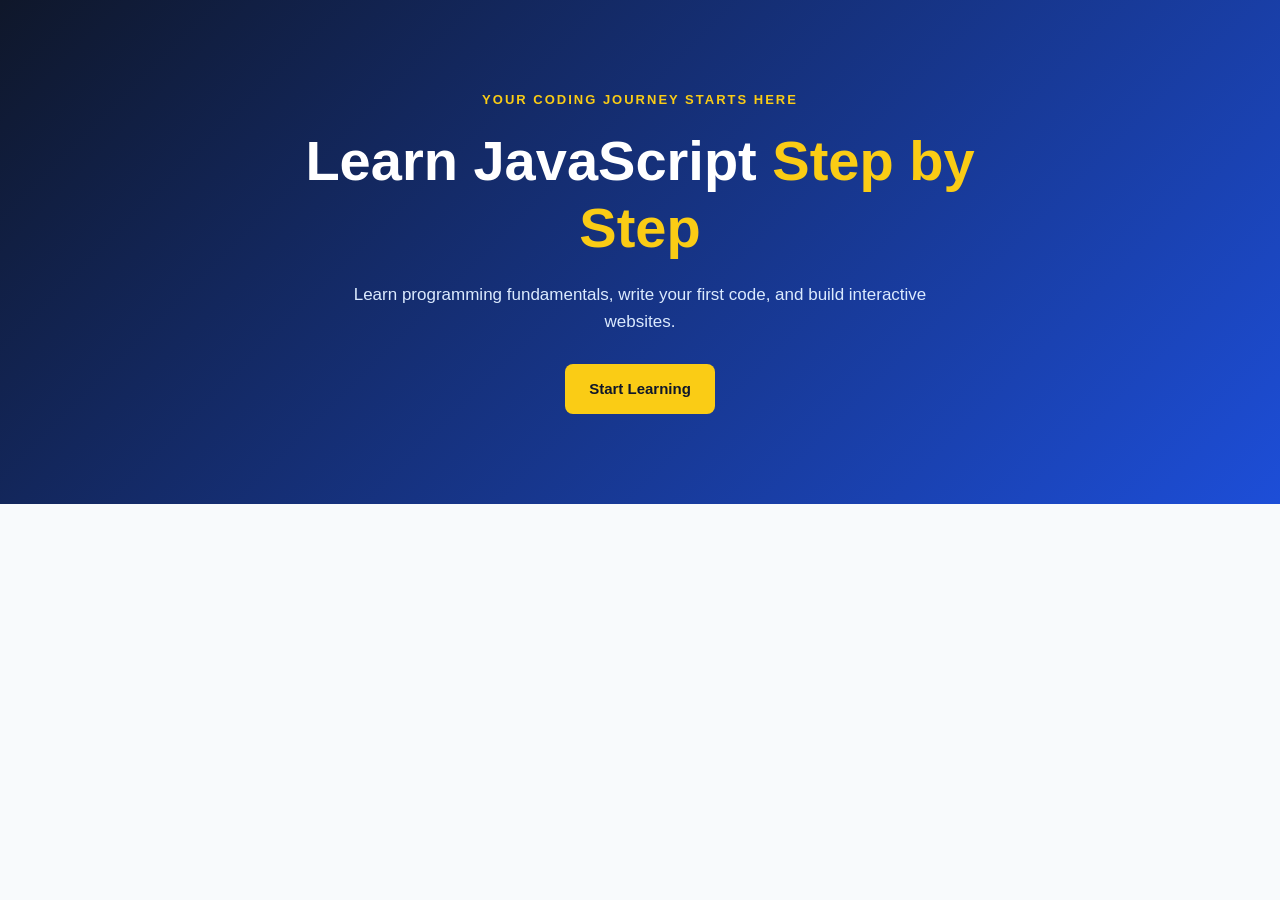
<file: index.html>
<!doctype html>
<html lang="en">
  <head>
    <meta charset="UTF-8" />
    <meta name="viewport" content="width=device-width, initial-scale=1.0" />
    <title>My JavaScript Project</title>
    <link rel="stylesheet" href="style.css" />
  </head>
  <body>
    <main>
      <section class="hero" id="home">
        <div class="hero-content">
          <p class="tag">YOUR CODING JOURNEY STARTS HERE</p>
          <h1>Learn JavaScript <span>Step by Step</span></h1>
          <p>
            Learn programming fundamentals, write your first code, and build
            interactive websites.
          </p>
          <a href="#lessons" class="btn">Start Learning</a>
        </div>
      </section>
    </main>

    <script src="script.js"></script>
  </body>
</html>
</file>
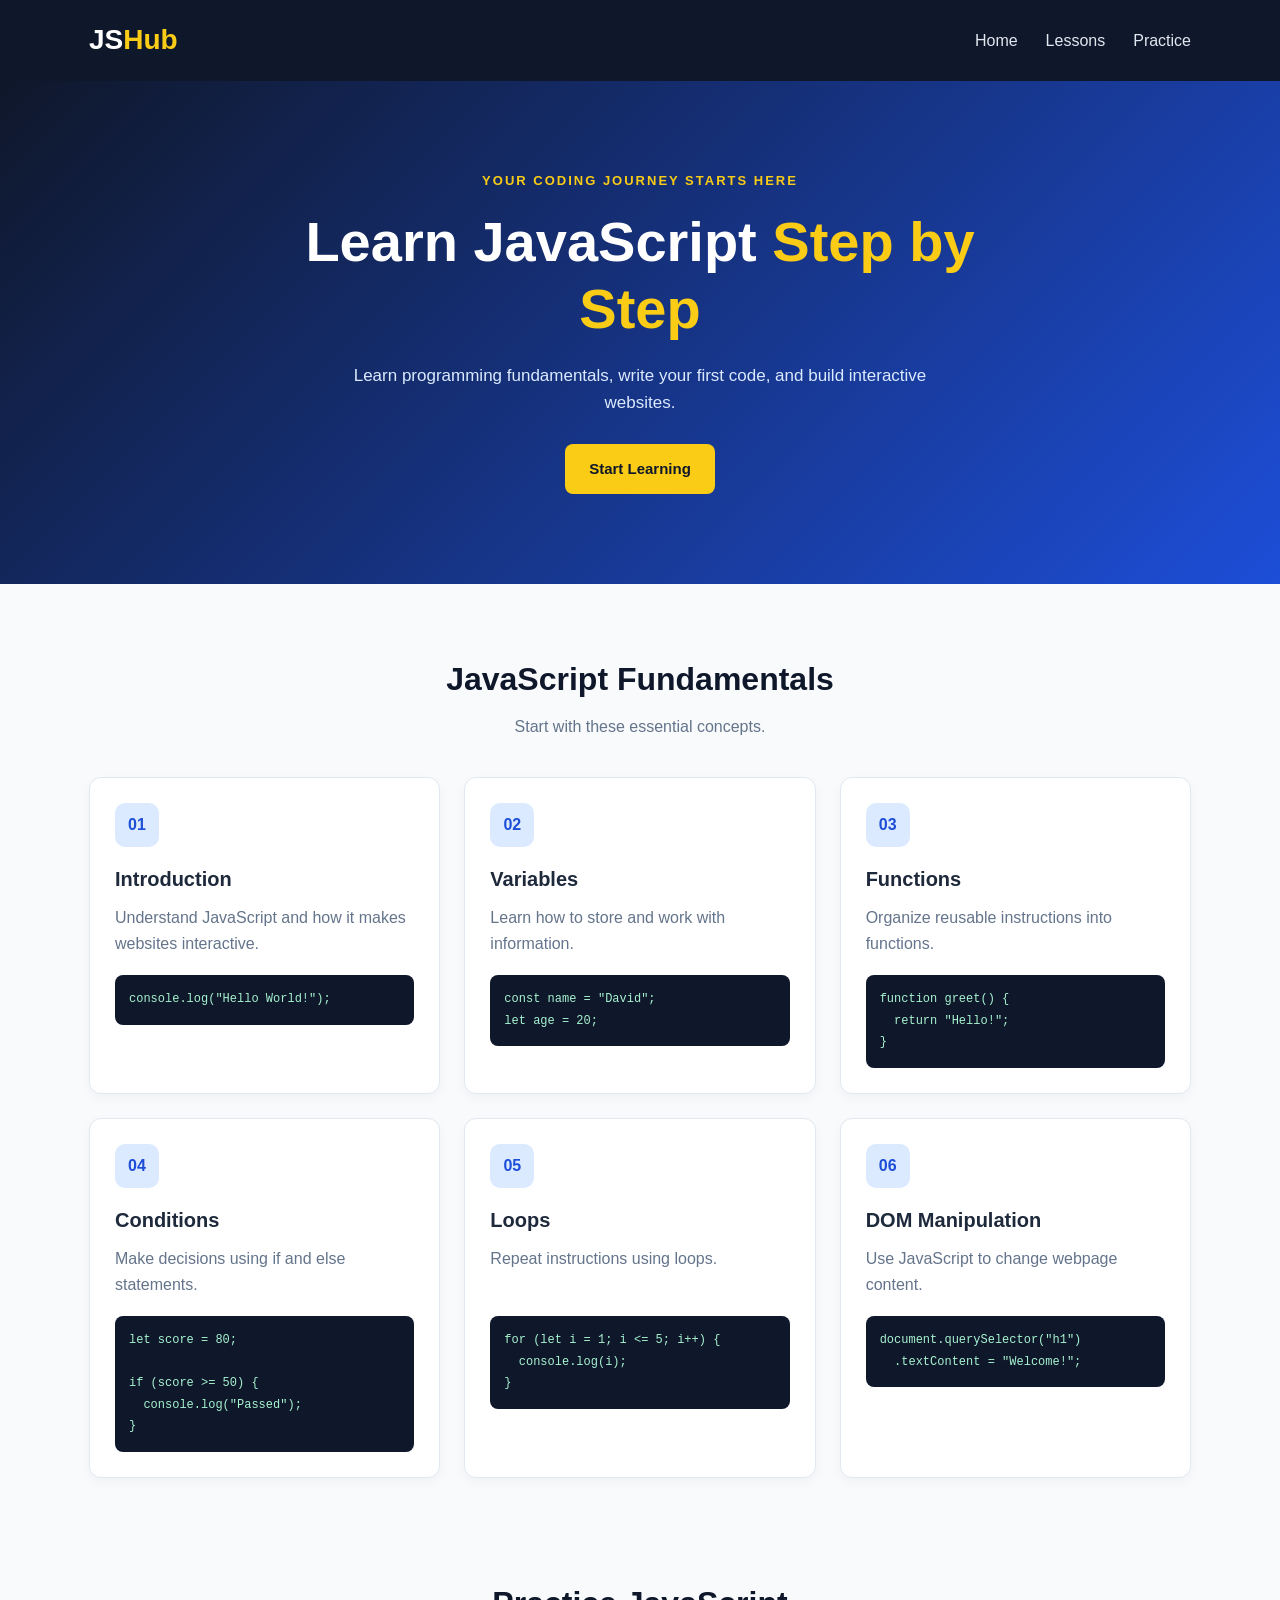
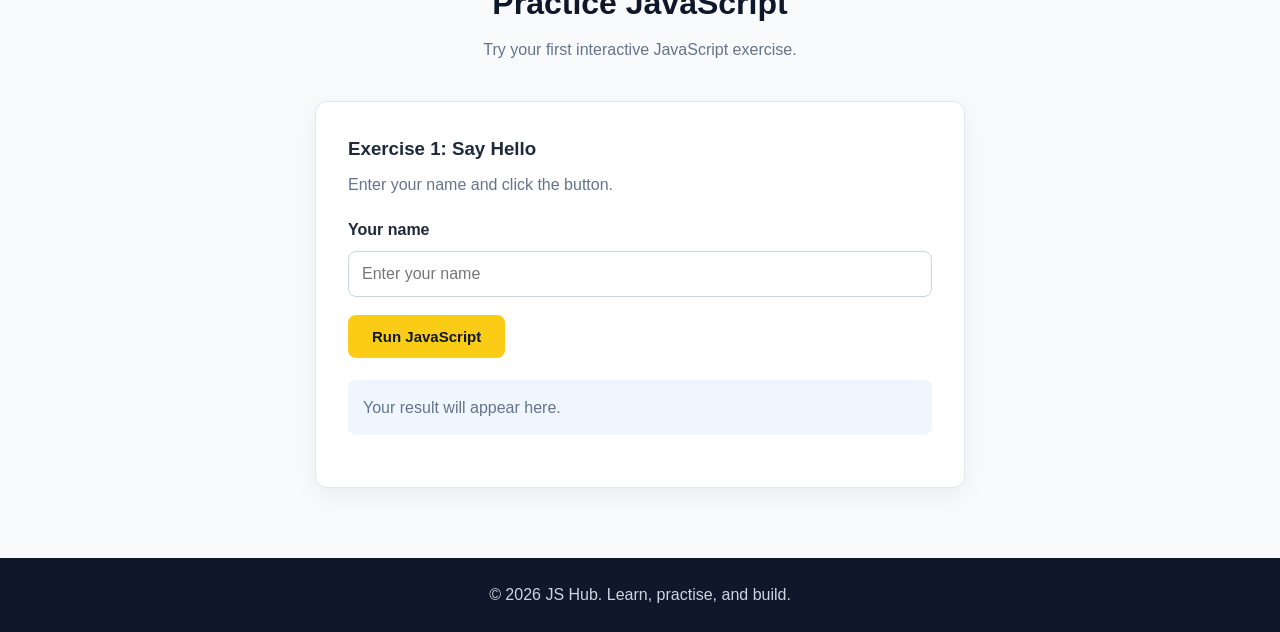
<file: index2.html>
<!doctype html>
<html lang="en">
  <head>
    <meta charset="UTF-8" />
    <meta name="viewport" content="width=device-width, initial-scale=1.0" />
    <title>JavaScript Learning Hub</title>
    <link rel="stylesheet" href="style.css" />
  </head>
  <body>
    <header>
      <nav class="navbar">
        <h2 class="logo">JS<span>Hub</span></h2>

        <ul class="nav-links">
          <li><a href="#home">Home</a></li>
          <li><a href="#lessons">Lessons</a></li>
          <li><a href="#practice">Practice</a></li>
        </ul>
      </nav>
    </header>

    <main>
      <section class="hero" id="home">
        <div class="hero-content">
          <p class="tag">YOUR CODING JOURNEY STARTS HERE</p>
          <h1>Learn JavaScript <span>Step by Step</span></h1>
          <p>
            Learn programming fundamentals, write your first code, and build
            interactive websites.
          </p>
          <a href="#lessons" class="btn">Start Learning</a>
        </div>
      </section>

      <section class="lessons section" id="lessons">
        <div class="section-heading">
          <h2>JavaScript Fundamentals</h2>
          <p>Start with these essential concepts.</p>
        </div>

        <div class="lesson-grid">
          <article class="lesson-card">
            <div class="lesson-icon">01</div>
            <h3>Introduction</h3>
            <p>Understand JavaScript and how it makes websites interactive.</p>
            <pre><code>console.log("Hello World!");</code></pre>
          </article>

          <article class="lesson-card">
            <div class="lesson-icon">02</div>
            <h3>Variables</h3>
            <p>Learn how to store and work with information.</p>
            <pre><code>const name = "David";
let age = 20;</code></pre>
          </article>

          <article class="lesson-card">
            <div class="lesson-icon">03</div>
            <h3>Functions</h3>
            <p>Organize reusable instructions into functions.</p>
            <pre><code>function greet() {
  return "Hello!";
}</code></pre>
          </article>

          <article class="lesson-card">
            <div class="lesson-icon">04</div>
            <h3>Conditions</h3>
            <p>Make decisions using if and else statements.</p>
            <pre><code>let score = 80;

if (score >= 50) {
  console.log("Passed");
}</code></pre>
          </article>

          <article class="lesson-card">
            <div class="lesson-icon">05</div>
            <h3>Loops</h3>
            <p>Repeat instructions using loops.</p>
            <pre><code>for (let i = 1; i <= 5; i++) {
  console.log(i);
}</code></pre>
          </article>

          <article class="lesson-card">
            <div class="lesson-icon">06</div>
            <h3>DOM Manipulation</h3>
            <p>Use JavaScript to change webpage content.</p>
            <pre><code>document.querySelector("h1")
  .textContent = "Welcome!";</code></pre>
          </article>
        </div>
      </section>

      <section class="practice section" id="practice">
        <div class="section-heading">
          <h2>Practice JavaScript</h2>
          <p>Try your first interactive JavaScript exercise.</p>
        </div>

        <div class="practice-box">
          <h3>Exercise 1: Say Hello</h3>
          <p>Enter your name and click the button.</p>

          <label for="username">Your name</label>
          <input type="text" id="username" placeholder="Enter your name" />

          <button
            id="greetButton"
            class="btn"
            onclick="alert('Hello Natheniel')"
          >
            Run JavaScript
          </button>

          <p id="output" class="output" aria-live="polite">
            Your result will appear here.
          </p>
        </div>
      </section>
    </main>

    <footer>
      <p>&copy; 2026 JS Hub. Learn, practise, and build.</p>
    </footer>

    <script>
      const nameInput = document.getElementById("username");
      const greetButton = document.getElementById("greetButton");
      const output = document.getElementById("output");

      greetButton.addEventListener("click", function () {
        const name = nameInput.value.trim();

        if (name === "") {
          output.textContent = "Please enter your name first.";
        } else {
          output.textContent = `Hello, ${name}! Welcome to JavaScript.`;
        }
      });

      // "Values in Javascript, we have Primitive and Non-primitive values";
      // Primitive = {String; Boolean; Numbers, Big Integers}
      // Non-Primitive = {Arrays, Objects}

      // Strigs = "Nathaniel"
      // Numbers = "30"
      // Boolean = "True or False"
      // BigInt = "124354657687979800-70658474363652525378"

      // Array = {2, 3, 4, 5, 6, 7, 8}
      // Arrays = {"Milk", "Grapes", "Drinks",}

      // let MyName = "Nathaniel",
    </script>
  </body>
</html>
</file>
<file: style.css>
/* GENERAL RESET */
* {
  margin: 0;
  padding: 0;
  box-sizing: border-box;
}

html {
  scroll-behavior: smooth;
}

body {
  font-family: Arial, Helvetica, sans-serif;
  line-height: 1.6;
  color: #1e293b;
  background-color: #f8fafc;
}

/* NAVIGATION */
header {
  background-color: #0f172a;
  position: sticky;
  top: 0;
  z-index: 100;
}

.navbar {
  max-width: 1150px;
  margin: auto;
  padding: 18px 24px;
  display: flex;
  justify-content: space-between;
  align-items: center;
}

.logo {
  color: #ffffff;
  font-size: 28px;
}

.logo span {
  color: #facc15;
}

.nav-links {
  display: flex;
  gap: 28px;
  list-style: none;
}

.nav-links a {
  color: #e2e8f0;
  text-decoration: none;
  transition: color 0.3s;
}

.nav-links a:hover {
  color: #facc15;
}

/* HERO SECTION */
.hero {
  min-height: 430px;
  padding: 90px 24px;
  display: flex;
  align-items: center;
  justify-content: center;
  text-align: center;
  color: white;
  background: linear-gradient(135deg, #0f172a, #1d4ed8);
}

.hero-content {
  max-width: 750px;
}

.tag {
  color: #facc15;
  font-size: 13px;
  font-weight: bold;
  letter-spacing: 2px;
  margin-bottom: 16px;
}

.hero h1 {
  font-size: clamp(34px, 5vw, 56px);
  line-height: 1.2;
  margin-bottom: 20px;
}

.hero h1 span {
  color: #facc15;
}

.hero-content > p:not(.tag) {
  max-width: 600px;
  margin: 0 auto 28px;
  color: #dbeafe;
  font-size: 17px;
}

/* BUTTONS */
.btn {
  display: inline-block;
  border: none;
  border-radius: 8px;
  background-color: #facc15;
  color: #0f172a;
  padding: 13px 24px;
  font-size: 15px;
  font-weight: bold;
  text-decoration: none;
  cursor: pointer;
  transition:
    background-color 0.3s,
    transform 0.3s;
}

.btn:hover {
  background-color: #eab308;
  transform: translateY(-2px);
}

/* GENERAL SECTIONS */
.section {
  max-width: 1150px;
  margin: auto;
  padding: 70px 24px;
}

.section-heading {
  text-align: center;
  margin-bottom: 38px;
}

.section-heading h2 {
  font-size: 32px;
  color: #0f172a;
  margin-bottom: 8px;
}

.section-heading p {
  color: #64748b;
}

/* LESSON CARDS */
.lesson-grid {
  display: grid;
  grid-template-columns: repeat(3, minmax(0, 1fr));
  gap: 24px;
}

.lesson-card {
  background-color: #ffffff;
  padding: 25px;
  border: 1px solid #e2e8f0;
  border-radius: 12px;
  box-shadow: 0 4px 12px rgba(15, 23, 42, 0.04);
  transition:
    transform 0.3s,
    box-shadow 0.3s;
}

.lesson-card:hover {
  transform: translateY(-5px);
  box-shadow: 0 10px 25px rgba(15, 23, 42, 0.1);
}

.lesson-icon {
  display: inline-flex;
  width: 44px;
  height: 44px;
  align-items: center;
  justify-content: center;
  background-color: #dbeafe;
  color: #1d4ed8;
  border-radius: 10px;
  font-weight: bold;
  margin-bottom: 16px;
}

.lesson-card h3 {
  margin-bottom: 10px;
  font-size: 20px;
}

.lesson-card p {
  color: #64748b;
  margin-bottom: 18px;
  min-height: 52px;
}

.lesson-card pre {
  padding: 14px;
  overflow-x: auto;
  background-color: #0f172a;
  color: #a7f3d0;
  border-radius: 8px;
  font-size: 12px;
  line-height: 1.8;
}

.lesson-card code {
  font-family: Consolas, Monaco, monospace;
}

/* PRACTICE AREA */
.practice {
  padding-top: 30px;
}

.practice-box {
  max-width: 650px;
  margin: auto;
  padding: 32px;
  background-color: #ffffff;
  border: 1px solid #e2e8f0;
  border-radius: 12px;
  box-shadow: 0 8px 24px rgba(15, 23, 42, 0.06);
}

.practice-box h3 {
  margin-bottom: 8px;
}

.practice-box > p {
  color: #64748b;
  margin-bottom: 20px;
}

.practice-box label {
  display: block;
  margin-bottom: 8px;
  font-weight: bold;
}

.practice-box input {
  display: block;
  width: 100%;
  padding: 13px;
  margin-bottom: 18px;
  border: 1px solid #cbd5e1;
  border-radius: 8px;
  font-size: 16px;
}

.practice-box input:focus {
  outline: 2px solid #2563eb;
  outline-offset: 2px;
}

.output {
  margin-top: 22px;
  padding: 15px;
  border-radius: 8px;
  background-color: #eff6ff;
  color: #1d4ed8;
  overflow-wrap: anywhere;
}

/* FOOTER */
footer {
  padding: 24px;
  text-align: center;
  color: #cbd5e1;
  background-color: #0f172a;
}

/* TABLETS */
@media (max-width: 850px) {
  .lesson-grid {
    grid-template-columns: repeat(2, minmax(0, 1fr));
  }

  .hero {
    min-height: 380px;
  }
}

/* MOBILE PHONES */
@media (max-width: 550px) {
  .navbar {
    padding: 16px;
    flex-wrap: wrap;
    gap: 12px;
  }

  .logo {
    font-size: 24px;
  }

  .nav-links {
    gap: 14px;
    font-size: 14px;
  }

  .hero {
    padding: 70px 20px;
  }

  .section {
    padding: 48px 18px;
  }

  .section-heading h2 {
    font-size: 27px;
  }

  .lesson-grid {
    grid-template-columns: 1fr;
  }

  .lesson-card p {
    min-height: auto;
  }

  .practice-box {
    padding: 22px;
  }
}
</file>
